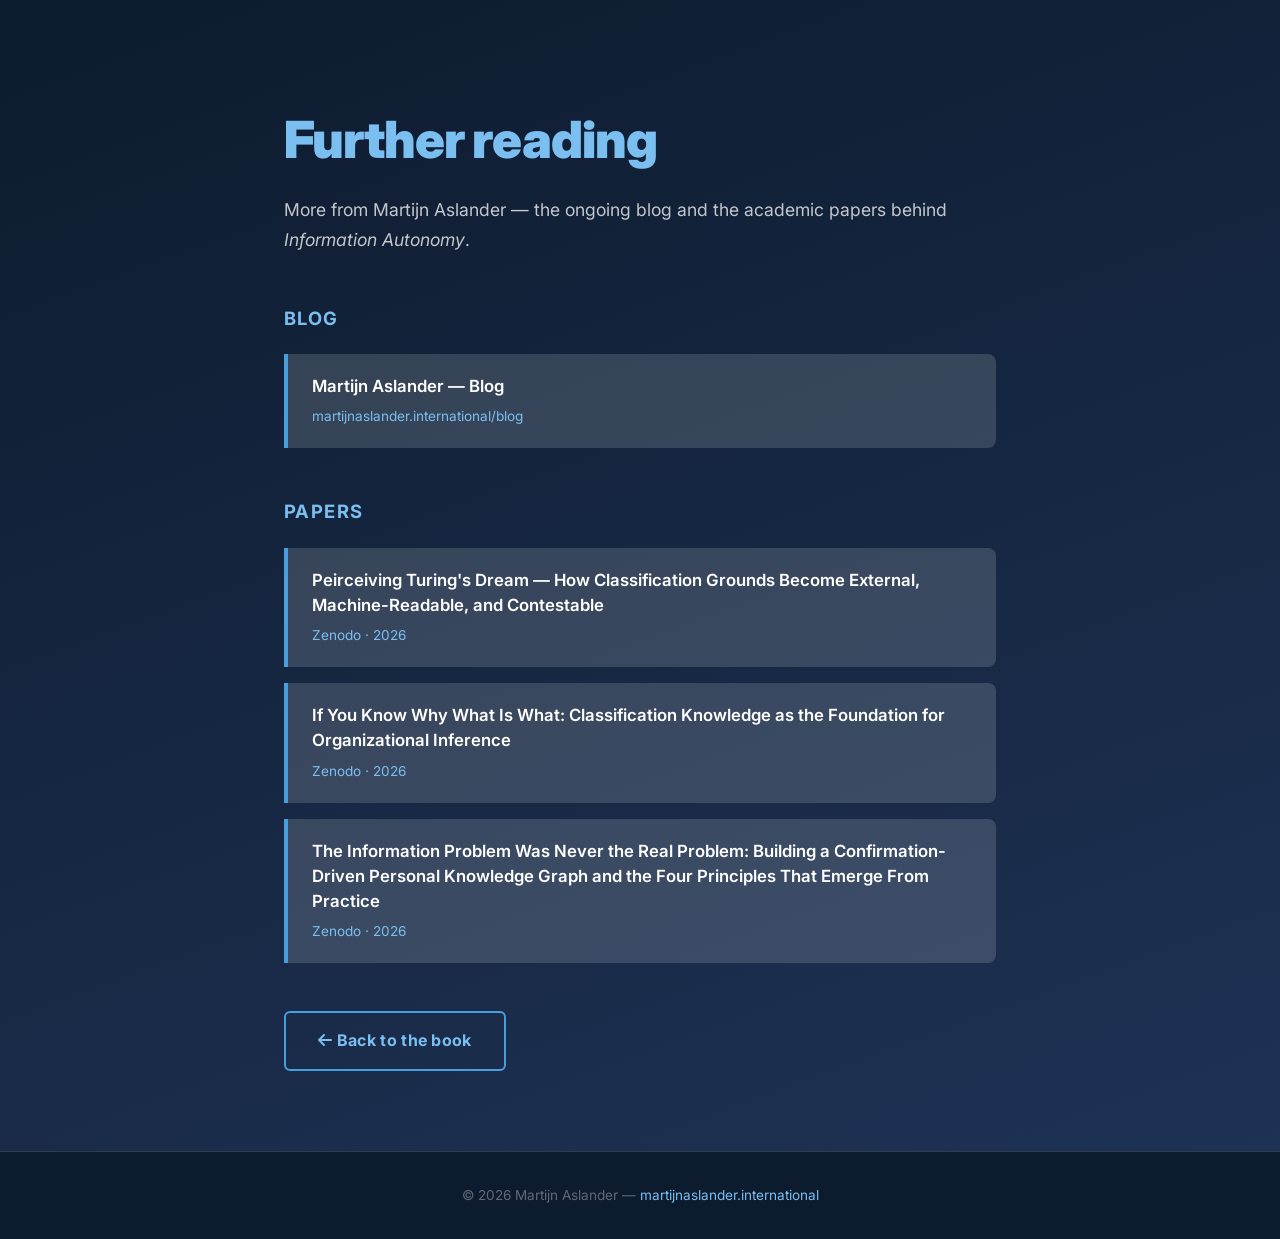
<file: reading.html>
<!DOCTYPE html>
<html lang="en">
<head>
  <meta charset="UTF-8">
  <meta name="viewport" content="width=device-width, initial-scale=1.0">
  <meta name="description" content="Further reading — blog and academic papers by Martijn Aslander on information autonomy, classification knowledge and personal knowledge management.">
  <title>Further reading — Information Autonomy</title>
  <link rel="preconnect" href="https://fonts.googleapis.com">
  <link rel="preconnect" href="https://fonts.gstatic.com" crossorigin>
  <link href="https://fonts.googleapis.com/css2?family=Inter:wght@300;400;500;600;700;800;900&display=swap" rel="stylesheet">
  <link rel="stylesheet" href="style.css?v=3">
  <link rel="stylesheet" href="https://cdnjs.cloudflare.com/ajax/libs/font-awesome/6.5.0/css/all.min.css">
</head>
<body>

  <section class="reading">
    <div class="container">
      <h1>Further reading</h1>
      <p class="lead">More from Martijn Aslander — the ongoing blog and the academic papers behind <em>Information Autonomy</em>.</p>

      <div class="reading-group">
        <h3>Blog</h3>
        <a class="reading-item" href="https://martijnaslander.international/blog/" target="_blank" rel="noopener">
          <div class="ri-title">Martijn Aslander — Blog</div>
          <div class="ri-meta">martijnaslander.international/blog</div>
        </a>
      </div>

      <div class="reading-group">
        <h3>Papers</h3>

        <a class="reading-item" href="https://zenodo.org/records/20822717" target="_blank" rel="noopener">
          <div class="ri-title">Peirceiving Turing's Dream — How Classification Grounds Become External, Machine-Readable, and Contestable</div>
          <div class="ri-meta">Zenodo · 2026</div>
        </a>

        <a class="reading-item" href="https://zenodo.org/records/20624714" target="_blank" rel="noopener">
          <div class="ri-title">If You Know Why What Is What: Classification Knowledge as the Foundation for Organizational Inference</div>
          <div class="ri-meta">Zenodo · 2026</div>
        </a>

        <a class="reading-item" href="https://zenodo.org/records/19202082" target="_blank" rel="noopener">
          <div class="ri-title">The Information Problem Was Never the Real Problem: Building a Confirmation-Driven Personal Knowledge Graph and the Four Principles That Emerge From Practice</div>
          <div class="ri-meta">Zenodo · 2026</div>
        </a>

      </div>

      <div class="reading-back">
        <a href="slides.html" class="btn-secondary"><i class="fa-solid fa-arrow-left"></i> Back to the book</a>
      </div>
    </div>
  </section>

  <footer>
    <div class="container">
      <p>© 2026 Martijn Aslander — <a href="https://martijnaslander.international">martijnaslander.international</a></p>
    </div>
  </footer>

</body>
</html>
</file>
<file: style.css>
/* =============================================
   Information Autonomy — Website
   Kleurpalet gebaseerd op boekcover
   ============================================= */

:root {
  --navy:       #0d1b2e;
  --navy-mid:   #162338;
  --navy-light: #1e3254;
  --blue:       #4a9edd;
  --blue-light: #7bbef0;
  --white:      #ffffff;
  --white-dim:  rgba(255,255,255,0.75);
  --white-faint:rgba(255,255,255,0.15);
}

*, *::before, *::after { box-sizing: border-box; margin: 0; padding: 0; }

html { scroll-behavior: smooth; }

body {
  font-family: 'Inter', sans-serif;
  background: var(--navy);
  color: var(--white);
  line-height: 1.7;
  overflow-x: hidden;
}

.container {
  max-width: 820px;
  margin: 0 auto;
  padding: 0 24px;
}

/* ---- RIBBON ---- */
.ribbon {
  position: fixed;
  top: 52px;
  left: -52px;
  width: 220px;
  background: #cc2200;
  color: #fff;
  font-size: 0.72rem;
  font-weight: 700;
  letter-spacing: 0.05em;
  text-align: center;
  padding: 8px 0;
  transform: rotate(-45deg);
  z-index: 9999;
  text-transform: uppercase;
  box-shadow: 0 2px 8px rgba(0,0,0,0.4);
  white-space: nowrap;
}

/* ---- HERO ---- */
.hero {
  min-height: 100vh;
  display: flex;
  align-items: center;
  background: linear-gradient(160deg, var(--navy) 0%, var(--navy-light) 100%);
  padding: 80px 0 60px;
  text-align: center;
}

.hero .container {
  max-width: 1100px;
}

.hero-cover {
  margin: 32px auto;
  width: 260px;
}

.hero-cover img {
  width: 100%;
  border-radius: 8px;
  box-shadow: 0 24px 60px rgba(0,0,0,0.5);
}

.author-name {
  font-size: 0.85rem;
  font-weight: 500;
  letter-spacing: 0.18em;
  text-transform: uppercase;
  color: var(--blue-light);
  margin-bottom: 20px;
}

.book-title {
  font-size: clamp(2.8rem, 7vw, 5.5rem);
  font-weight: 900;
  line-height: 1.0;
  color: var(--blue-light);
  letter-spacing: -0.02em;
  margin-bottom: 0;
  white-space: nowrap;
}

.subtitle {
  font-size: 1.1rem;
  font-weight: 300;
  color: var(--white-dim);
  margin-bottom: 48px;
  line-height: 1.6;
}

.hero-quote {
  display: flex;
  align-items: center;
  gap: 28px;
  padding: 28px 32px;
  margin: 0 auto 48px;
  max-width: 720px;
  text-align: left;
  font-style: italic;
  color: var(--white-dim);
  background: var(--white-faint);
  border-left: 3px solid var(--blue);
  border-radius: 0 8px 8px 0;
}

.hero-quote-photo {
  width: 100px;
  height: 100px;
  border-radius: 50%;
  object-fit: cover;
  object-position: top;
  border: 3px solid var(--blue);
  flex-shrink: 0;
  filter: grayscale(15%);
}

.hero-quote-body {
  flex: 1;
}

.hero-quote-text {
  font-size: 1.05rem;
  line-height: 1.7;
  margin: 0 0 16px 0;
}

.hero-quote cite {
  display: flex;
  flex-direction: column;
  gap: 3px;
  font-style: normal;
}

.hero-quote cite strong {
  color: var(--white);
  font-size: 0.95rem;
}

.hero-quote cite span {
  color: var(--blue-light);
  font-size: 0.82rem;
}

/* ---- BUTTONS ---- */
.btn-primary {
  display: inline-block;
  background: var(--blue);
  color: var(--white);
  font-weight: 700;
  font-size: 1rem;
  padding: 14px 32px;
  border-radius: 6px;
  text-decoration: none;
  transition: background 0.2s, transform 0.1s;
  letter-spacing: 0.02em;
}

.btn-primary:hover {
  background: var(--blue-light);
  transform: translateY(-1px);
}

.btn-large {
  font-size: 1.1rem;
  padding: 18px 44px;
}

.btn-secondary {
  display: inline-block;
  background: transparent;
  color: var(--blue-light);
  border: 2px solid var(--blue);
  font-weight: 700;
  font-size: 1rem;
  padding: 14px 32px;
  border-radius: 6px;
  text-decoration: none;
  transition: background 0.2s, color 0.2s;
  letter-spacing: 0.02em;
}

.btn-secondary:hover {
  background: var(--blue);
  color: var(--white);
}

.order-buttons {
  display: flex;
  gap: 16px;
  justify-content: center;
  flex-wrap: wrap;
  margin-bottom: 24px;
}

/* ---- SECTIONS ---- */
section {
  padding: 80px 0;
}

section h2 {
  font-size: 2rem;
  font-weight: 800;
  color: var(--blue-light);
  margin-bottom: 32px;
  letter-spacing: -0.01em;
}

/* ---- ARGUMENT ---- */
.argument {
  background: var(--navy-mid);
  text-align: center;
}

.argument .container {
  max-width: 720px;
}

.argument .lead {
  font-size: 1.15rem;
  color: var(--white-dim);
  margin-bottom: 24px;
}

.argument p {
  color: var(--white-dim);
  margin-bottom: 20px;
  font-size: 1rem;
  line-height: 1.8;
}

.argument strong {
  color: var(--blue-light);
}

.thinkers-list {
  color: var(--blue-light);
  font-size: 1.05rem;
  line-height: 2;
  margin-bottom: 48px;
  letter-spacing: 0.01em;
}

.argument-statement {
  font-size: 1.6rem;
  font-weight: 700;
  color: var(--white);
  line-height: 1.35;
  margin: 0 auto 40px;
  letter-spacing: -0.01em;
}

.argument-epigram {
  font-style: italic;
  font-size: 1.1rem !important;
  color: var(--white) !important;
  margin-top: 32px;
  padding-top: 32px;
  border-top: 1px solid var(--white-faint);
}

/* ---- ENDORSEMENTS ---- */
.endorsements {
  background: var(--navy);
}

.endorsements .container {
  max-width: 1200px;
}

.endorsements h2 {
  text-align: center;
}

.quotes-grid {
  display: grid;
  grid-template-columns: repeat(2, 1fr);
  gap: 32px;
}

.quote-card {
  background: var(--navy-mid);
  border: 1px solid var(--white-faint);
  border-left: 4px solid var(--blue);
  border-radius: 0 8px 8px 0;
  padding: 28px 32px;
  display: flex;
  align-items: flex-start;
  gap: 24px;
}

.quote-photo {
  width: 90px;
  height: 90px;
  border-radius: 50%;
  object-fit: cover;
  object-position: top;
  border: 3px solid var(--blue);
  flex-shrink: 0;
  filter: grayscale(15%);
}

.quote-body {
  flex: 1;
  display: flex;
  flex-direction: column;
  justify-content: space-between;
}

.quote-text {
  font-style: italic;
  color: var(--white-dim);
  font-size: 1.05rem;
  line-height: 1.75;
  margin: 0 0 16px 0;
}

.quote-attribution {
  border-top: 1px solid var(--white-faint);
  padding-top: 12px;
}

.quote-author {
  font-weight: 700;
  font-size: 0.95rem;
  color: var(--white);
  margin: 0 0 3px 0;
}

.quote-role {
  font-size: 0.82rem;
  color: var(--blue-light);
  margin: 0;
  line-height: 1.4;
}

/* ---- ABOUT ---- */
.about {
  background: var(--navy-light);
}

.about-inner {
  display: flex;
  gap: 48px;
  align-items: flex-start;
}

.about-photo {
  flex: 0 0 220px;
}

.about-photo img {
  width: 100%;
  border-radius: 8px;
  filter: grayscale(100%);
  box-shadow: 0 12px 40px rgba(0,0,0,0.4);
}

.about-text {
  flex: 1;
}

.about p {
  color: var(--white-dim);
  margin-bottom: 16px;
}

.foreword-note {
  margin-top: 32px;
  padding: 20px 24px;
  background: var(--white-faint);
  border-radius: 8px;
  font-size: 0.95rem;
}

.foreword-note strong {
  color: var(--white);
}

/* ---- ORDER ---- */
.order {
  background: var(--navy-light);
}

.order-inner {
  display: flex;
  gap: 72px;
  align-items: center;
}

.order-cover {
  flex: 0 0 220px;
}

.order-cover img {
  width: 100%;
  border-radius: 8px;
  box-shadow: 0 32px 80px rgba(0,0,0,0.6);
}

.order-content {
  flex: 1;
}

.order-content h2 {
  text-align: left;
}

.order p {
  color: var(--white-dim);
  margin-bottom: 32px;
}

.order-links {
  margin-top: 20px;
  font-size: 0.95rem;
}

.order-links a {
  color: var(--blue-light);
  text-decoration: none;
  transition: color 0.2s;
}

.order-links a:hover {
  color: var(--white);
  text-decoration: underline;
}

@media (max-width: 768px) {
  .order-inner { flex-direction: column; gap: 40px; text-align: center; }
  .order-cover { flex: 0 0 auto; width: 180px; }
  .order-content h2 { text-align: center; }
}

/* ---- FURTHER READING CTA ---- */
.further-cta {
  background: var(--navy);
  text-align: center;
  padding: 72px 0;
}

/* ---- READING PAGE ---- */
.reading {
  background: linear-gradient(160deg, var(--navy) 0%, var(--navy-light) 100%);
  min-height: 100vh;
  padding: 96px 0 80px;
}

.reading .container { max-width: 760px; }

.reading h1 {
  font-size: clamp(2rem, 6vw, 3.2rem);
  font-weight: 900;
  color: var(--blue-light);
  letter-spacing: -0.02em;
  margin-bottom: 12px;
}

.reading .lead {
  color: var(--white-dim);
  font-size: 1.1rem;
  margin-bottom: 48px;
}

.reading-group { margin-bottom: 48px; }

.reading-group h3 {
  font-size: 1.15rem;
  font-weight: 700;
  color: var(--blue-light);
  margin-bottom: 20px;
  text-transform: uppercase;
  letter-spacing: 0.08em;
}

.reading-item {
  display: block;
  background: var(--white-faint);
  border-left: 4px solid var(--blue);
  border-radius: 0 8px 8px 0;
  padding: 20px 24px;
  margin-bottom: 16px;
  text-decoration: none;
  transition: background 0.2s, transform 0.1s;
}

.reading-item:hover { background: rgba(255,255,255,0.22); transform: translateY(-1px); }

.reading-item .ri-title {
  color: var(--white);
  font-weight: 600;
  font-size: 1.05rem;
  line-height: 1.5;
  margin-bottom: 6px;
}

.reading-item .ri-meta {
  color: var(--blue-light);
  font-size: 0.85rem;
}

.reading-back { margin-top: 24px; }

/* ---- FOOTER ---- */
footer {
  background: var(--navy);
  padding: 32px 0;
  text-align: center;
  font-size: 0.85rem;
  color: rgba(255,255,255,0.35);
  border-top: 1px solid var(--white-faint);
}

footer a {
  color: var(--blue-light);
  text-decoration: none;
}

/* ---- COMING SOON TALEN ---- */
.coming-soon-langs {
  display: flex;
  gap: 12px;
  flex-wrap: wrap;
  margin-top: 20px;
}

.lang-badge {
  display: inline-block;
  padding: 8px 16px;
  border: 1px solid var(--white-faint);
  border-radius: 20px;
  font-size: 0.85rem;
  color: rgba(255,255,255,0.35);
  letter-spacing: 0.02em;
}

/* ---- RESPONSIVE ---- */
@media (max-width: 768px) {
  .hero-cover { flex: 0 0 auto; width: 220px; max-width: 100%; }
  .hero-quote { flex-direction: column; gap: 16px; }
  .about-inner { flex-direction: column; }
  .about-photo { flex: 0 0 auto; width: 180px; margin: 0 auto; }
  .quotes-grid { grid-template-columns: 1fr; }
  .book-title { white-space: normal; }
}

@media (max-width: 600px) {
  .book-title { font-size: clamp(2rem, 9vw, 3rem); white-space: normal; }
  .subtitle { font-size: 1rem; }
  .hero-quote { padding: 16px 18px; }
  .hero-quote-text { font-size: 1rem; }
  .order-buttons { flex-direction: column; align-items: stretch; }
  section { padding: 56px 0; }
  section h2 { font-size: 1.6rem; }
  .btn-large { font-size: 1rem; padding: 16px 28px; }
}
</file>
